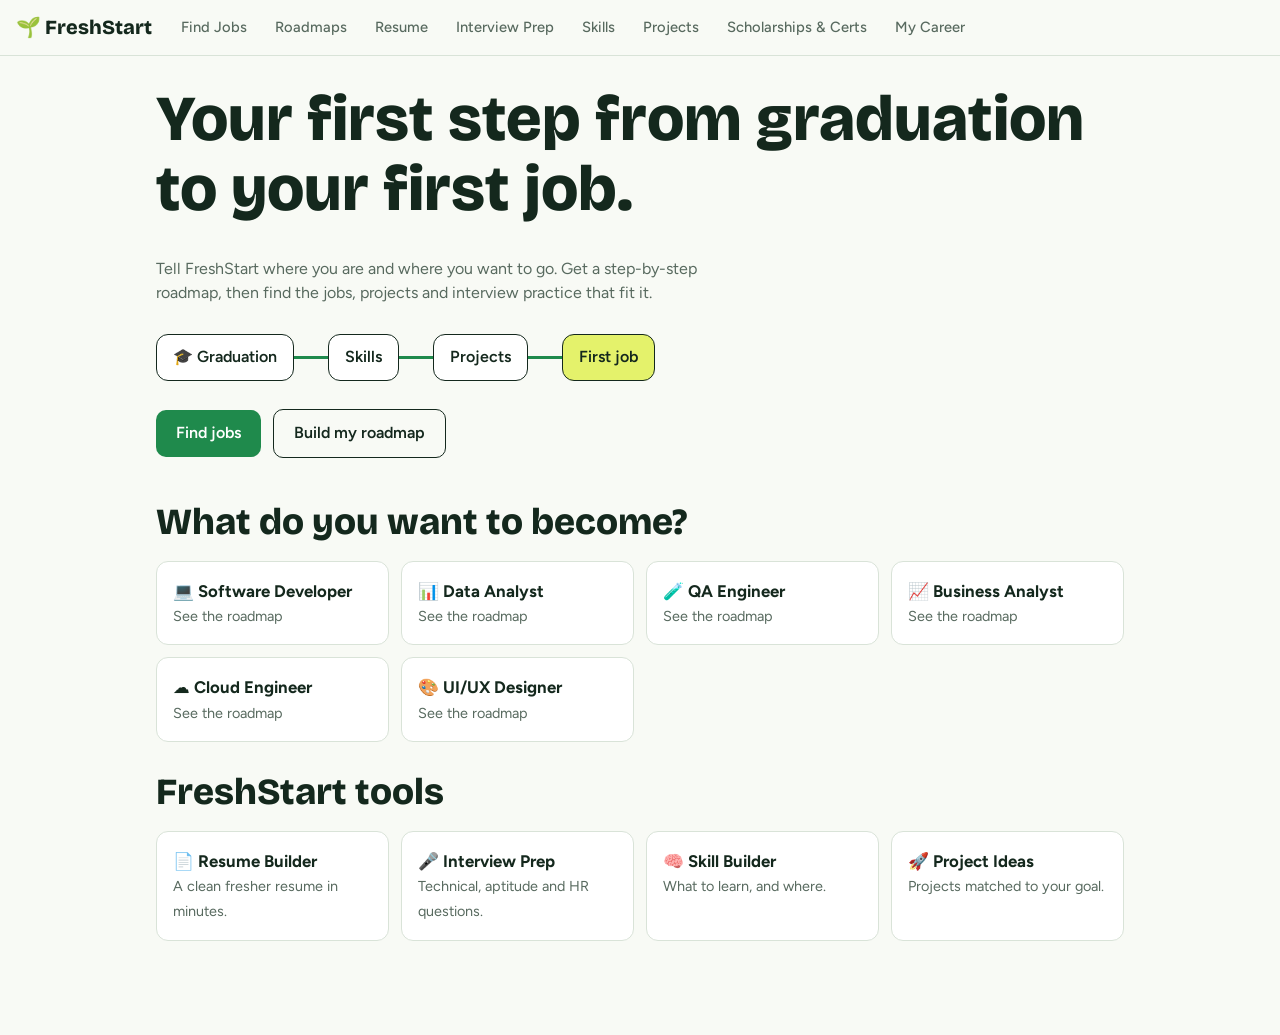
<file: index.html>
<!DOCTYPE html>
<html lang="en"><head><meta charset="utf-8">
<meta name="viewport" content="width=device-width, initial-scale=1, viewport-fit=cover">
<title>FreshStart – Your first step from graduation to your first job</title>
<meta name="description" content="FreshStart helps fresh graduates go from degree to first job: career roadmaps, fresher jobs, resume builder, interview prep, skills, projects and certifications.">
<meta name="theme-color" content="#1f8a4c">
<link rel="canonical" href="https://YOUR-USERNAME.github.io/freshstart/">
<meta property="og:type" content="website"><meta property="og:title" content="FreshStart – Your first step from graduation to your first job">
<meta property="og:description" content="Career roadmaps, jobs, resume builder and interview prep for fresh graduates.">
<meta property="og:url" content="https://YOUR-USERNAME.github.io/freshstart/">
<link rel="icon" href="data:image/svg+xml,<svg xmlns=%22http://www.w3.org/2000/svg%22 viewBox=%220 0 100 100%22><text y=%22.9em%22 font-size=%2290%22>🌱</text></svg>">

<link href="https://fonts.googleapis.com/css2?family=Bricolage+Grotesque:wght@600;800&family=Figtree:wght@400;500;600&display=swap" rel="stylesheet">
<link rel="stylesheet" href="style.css"></head><body>
<nav>
<a class="logo" href="#home">🌱 FreshStart</a>
<a class="l" href="#jobs">Find Jobs</a><a class="l" href="#roadmaps">Roadmaps</a><a class="l" href="#resume">Resume</a><a class="l" href="#interview">Interview Prep</a><a class="l" href="#skills">Skills</a><a class="l" href="#projects">Projects</a><a class="l" href="#opps">Scholarships &amp; Certs</a><a class="l" href="#career">My Career</a>
</nav>
<main>

<section class="v" id="home">
<h1>Your first step from graduation to your first job.</h1>
<p class="sub">Tell FreshStart where you are and where you want to go. Get a step-by-step roadmap, then find the jobs, projects and interview practice that fit it.</p>
<div class="path"><div class="node">🎓 Graduation</div><div class="bar"></div><div class="node">Skills</div><div class="bar"></div><div class="node">Projects</div><div class="bar"></div><div class="node end">First job</div></div>
<p><a class="btn" href="#jobs">Find jobs</a> &nbsp; <a class="btn g" href="#roadmaps">Build my roadmap</a></p>
<h2 style="margin-top:44px">What do you want to become?</h2>
<div class="grid" id="roleTiles"></div>
<h2>FreshStart tools</h2>
<div class="grid">
<a class="tile" href="#resume"><b>📄 Resume Builder</b><span>A clean fresher resume in minutes.</span></a>
<a class="tile" href="#interview"><b>🎤 Interview Prep</b><span>Technical, aptitude and HR questions.</span></a>
<a class="tile" href="#skills"><b>🧠 Skill Builder</b><span>What to learn, and where.</span></a>
<a class="tile" href="#projects"><b>🚀 Project Ideas</b><span>Projects matched to your goal.</span></a>
</div></section>

<section class="v" id="jobs">
<h2>Find jobs</h2><p class="sub">Sample listings to show how the page works. Live job feeds come in the next stage.</p>
<div class="chips" id="jobChips"></div><div class="box" id="jobList"></div></section>

<section class="v" id="roadmaps">
<h2>Build my career roadmap</h2>
<div class="two"><div class="box">
<label>Degree</label><input id="rDeg" value="B.Tech CSE">
<label>Experience</label><select id="rExp"><option>Fresher</option><option>Internship only</option><option>0–1 year</option></select>
<label>Software skills you already have (tap to select)</label><div class="chips" id="rSkills"></div>
<label>Target role</label><select id="rRole"></select>
<p><button class="btn" id="rGo">Generate roadmap</button></p></div>
<div class="box" id="rOut"><p class="sub">Your roadmap will appear here. Tick steps as you finish them; they are saved in My Career.</p></div></div></section>

<section class="v" id="resume">
<h2>Resume builder</h2>
<div class="two"><div class="box noprint">
<label>Full name</label><input data-r="name"><label>Email · Phone</label><input data-r="contact">
<label>Summary</label><textarea data-r="sum" rows="3" placeholder="Recent graduate seeking a …"></textarea>
<label>Education</label><textarea data-r="edu" rows="2" placeholder="B.Tech CSE, XYZ University, 2026 – 8.1 CGPA"></textarea>
<label>Skills</label><input data-r="sk" placeholder="Java, SQL, Git, React">
<label>Projects (one per line)</label><textarea data-r="pr" rows="4"></textarea>
<label>Certifications / achievements</label><textarea data-r="ce" rows="2"></textarea>
<p><button class="btn" onclick="print()">Print / save as PDF</button></p></div>
<div class="res" id="resOut"></div></div></section>

<section class="v" id="interview">
<h2>Interview prep</h2>
<div class="chips" id="qChips"></div><div class="box" id="qList"></div></section>

<section class="v" id="skills">
<h2>Skill builder</h2><p class="sub">Pick a role to see what to learn and free places to learn it.</p>
<div class="chips" id="skChips"></div><div class="box" id="skOut"></div></section>

<section class="v" id="projects">
<h2>Project ideas</h2><p class="sub">Two or three finished projects on GitHub beat a long list of courses.</p>
<div class="chips" id="pjChips"></div><div class="box" id="pjOut"></div></section>

<section class="v" id="opps">
<h2>Scholarships &amp; certifications</h2><p class="sub">Always confirm eligibility, dates and fees on the official site before applying.</p>
<h3>Certifications for graduates</h3><div class="box" id="certs"></div>
<h3>Scholarships and programmes to look up</h3><div class="box" id="schol"></div></section>

<section class="v" id="career">
<h2>My career</h2><p class="sub">Saved on this device. Account sync arrives with login in a later stage.</p>
<div class="box"><h3>Learning progress</h3><div class="prog"><i id="pBar" style="width:0"></i></div><p id="pTxt" class="sub"></p></div>
<div class="box"><h3>Saved jobs</h3><div id="savedList"></div></div>
<div class="box"><h3>Application tracker</h3>
<div class="two"><input id="aT" placeholder="Job title"><input id="aC" placeholder="Company"></div>
<p><button class="btn s" id="aAdd">Add application</button></p><div id="appList"></div></div></section>
</main>
<script src="app.js" defer></script></body></html>
</file>
<file: style.css>
:root{--bg:#f8faf5;--card:#fff;--ink:#14281d;--mut:#586a5f;--line:#d9e3d8;--leaf:#1f8a4c;--leafd:#146236;--hi:#e4f26b;--sky:#e1f0f5;box-sizing:border-box;padding-top:env(safe-area-inset-top,0px);padding-bottom:env(safe-area-inset-bottom,0px)}
@media(prefers-color-scheme:dark){:root:not([data-theme="light"]){--bg:#0f1a14;--card:#16251c;--ink:#eaf3ea;--mut:#9db1a3;--line:#2a3d31;--leaf:#4cc27d;--leafd:#7ee0a3;--hi:#c9dc4a;--sky:#173039}}
:root[data-theme="dark"]{--bg:#0f1a14;--card:#16251c;--ink:#eaf3ea;--mut:#9db1a3;--line:#2a3d31;--leaf:#4cc27d;--leafd:#7ee0a3;--hi:#c9dc4a;--sky:#173039}
html{scroll-padding-top:env(safe-area-inset-top,0px)}
*{box-sizing:border-box}body{margin:0;background:var(--bg);color:var(--ink);font:16px/1.55 Figtree,system-ui,sans-serif}
h1,h2,h3{font-family:'Bricolage Grotesque',Figtree,sans-serif;line-height:1.1;margin:0 0 .5em}
h1{font-size:clamp(2.2rem,6vw,4rem);font-weight:800}h2{font-size:clamp(1.6rem,3.5vw,2.3rem);font-weight:800}h3{font-size:1.15rem;font-weight:600}
a{color:inherit}button,input,select,textarea{font:inherit;color:inherit}
nav{position:sticky;top:env(safe-area-inset-top,0px);z-index:5;background:var(--bg);border-bottom:1px solid var(--line);display:flex;align-items:center;gap:6px;padding:10px 16px;overflow-x:auto;white-space:nowrap}
.logo{font:800 1.25rem 'Bricolage Grotesque',sans-serif;text-decoration:none;margin-right:12px}
nav a.l{padding:6px 11px;border-radius:99px;text-decoration:none;color:var(--mut);font-weight:500;font-size:.92rem}
nav a.l:hover,nav a.l.on{background:var(--hi);color:#14281d}
main{max-width:1000px;margin:0 auto;padding:28px 16px 64px}
.v{display:none}.v.on{display:block}
.btn{display:inline-block;border:0;background:var(--leaf);color:#fff;padding:11px 20px;border-radius:10px;font-weight:600;cursor:pointer;text-decoration:none}
.btn:hover{background:var(--leafd)}.btn.g{background:transparent;color:var(--ink);border:1.5px solid var(--ink)}.btn.s{padding:6px 12px;font-size:.85rem}
:focus-visible{outline:3px solid var(--leaf);outline-offset:2px}
.sub{color:var(--mut);max-width:60ch}
.path{display:flex;align-items:center;gap:0;margin:28px 0;flex-wrap:wrap}
.node{background:var(--card);border:1.5px solid var(--ink);border-radius:12px;padding:10px 16px;font-weight:600}
.node.end{background:var(--hi);color:#14281d}.bar{height:3px;width:34px;background:var(--leaf)}
.grid{display:grid;grid-template-columns:repeat(auto-fill,minmax(210px,1fr));gap:12px;margin:14px 0 30px}
.tile{background:var(--card);border:1px solid var(--line);border-radius:12px;padding:16px;text-align:left;cursor:pointer;text-decoration:none;display:block}
.tile:hover{border-color:var(--leaf)}.tile b{display:block;font-size:1.05rem}.tile span{color:var(--mut);font-size:.9rem}
.box{background:var(--card);border:1px solid var(--line);border-radius:14px;padding:20px;margin:14px 0}
label{display:block;font-weight:600;font-size:.9rem;margin:10px 0 4px}
input,select,textarea{width:100%;padding:9px 11px;border:1px solid var(--line);border-radius:8px;background:var(--bg)}
.two{display:grid;grid-template-columns:1fr 1fr;gap:20px}@media(max-width:700px){.two{grid-template-columns:1fr}}
.steps{list-style:none;padding:0;margin:0;border-left:3px solid var(--leaf)}
.steps li{padding:8px 0 8px 16px;display:flex;gap:10px;align-items:flex-start}.steps input{width:auto;margin-top:5px}
.steps li.k{color:var(--mut);text-decoration:line-through}
.tag{display:inline-block;background:var(--sky);border-radius:99px;padding:2px 10px;font-size:.8rem;margin:2px 4px 2px 0}
.row{display:flex;justify-content:space-between;gap:12px;align-items:center;flex-wrap:wrap;padding:12px 0;border-bottom:1px solid var(--line)}
.row:last-child{border:0}.chips{display:flex;gap:8px;flex-wrap:wrap;margin:10px 0}
.chip{border:1px solid var(--line);background:var(--card);padding:6px 14px;border-radius:99px;cursor:pointer}.chip.on{background:var(--ink);color:var(--bg)}
details{border-bottom:1px solid var(--line);padding:10px 0}summary{cursor:pointer;font-weight:600}
.res{background:#fff;color:#111;padding:26px;border:1px solid var(--line);border-radius:6px;font-size:.92rem;min-height:300px}
.res h3{font-size:1.6rem;margin:0}.res h4{margin:14px 0 4px;border-bottom:1px solid #999;font-size:.95rem}.res p{margin:3px 0;white-space:pre-wrap}
.prog{height:10px;background:var(--line);border-radius:9px;overflow:hidden}.prog i{display:block;height:100%;background:var(--leaf)}
@media print{nav,.noprint{display:none!important}.v{display:none!important}#resume{display:block!important}.res{border:0}}
@media(prefers-reduced-motion:no-preference){.v.on{animation:in .25s ease}@keyframes in{from{opacity:.4}to{opacity:1}}}
</file>
